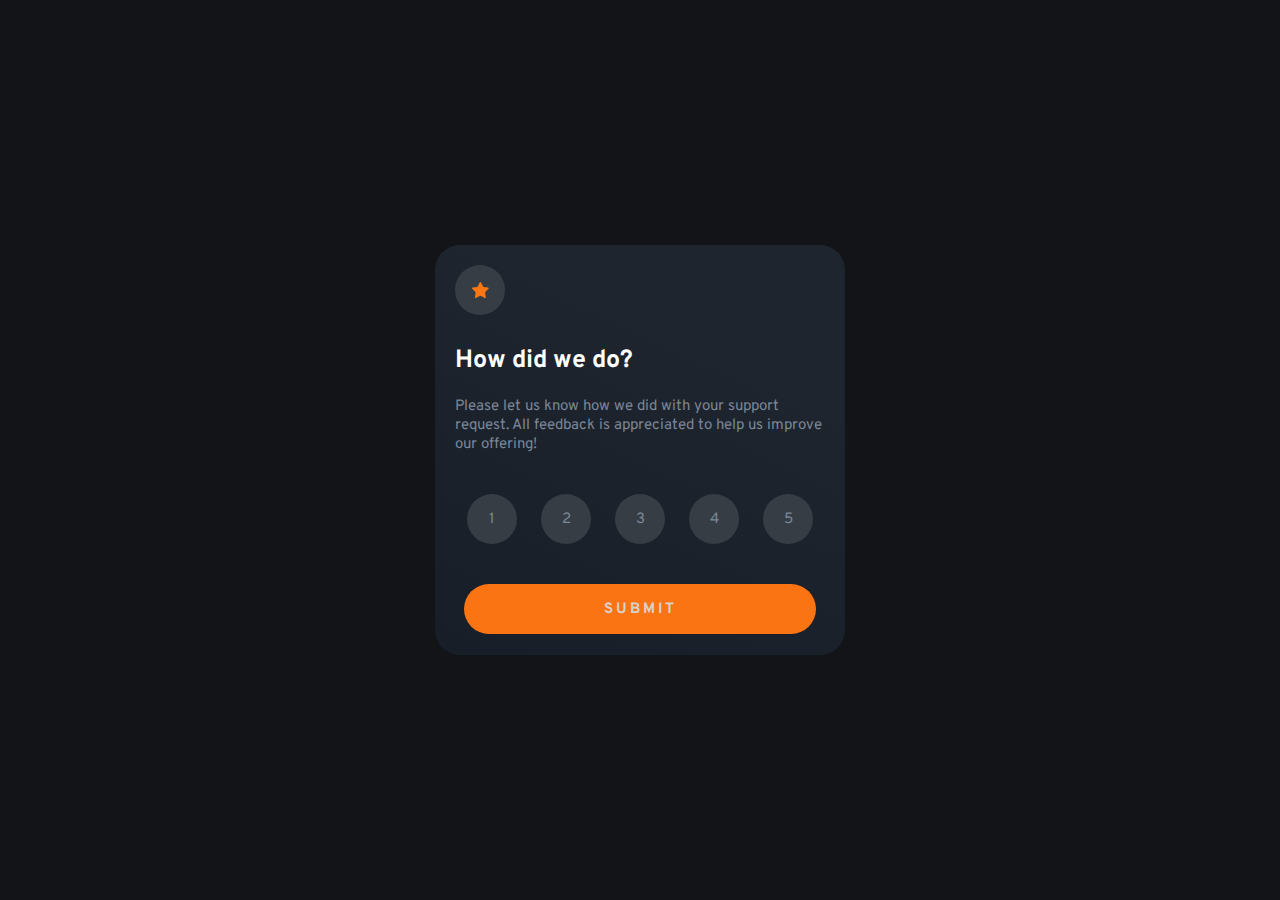
<file: interactive-rating-component-main/index.html>
<!DOCTYPE html>
<html lang="en">
  <head>
    <meta charset="UTF-8" />
    <meta name="viewport" content="width=device-width, initial-scale=1.0" />

    <link
      rel="icon"
      type="image/png"
      sizes="32x32"
      href="./images/favicon-32x32.png"
    />
    <link rel="preconnect" href="https://fonts.googleapis.com" />
    <link rel="preconnect" href="https://fonts.gstatic.com" crossorigin />
    <link
      href="https://fonts.googleapis.com/css2?family=Overpass:wght@400;700&display=swap"
      rel="stylesheet"
    />

    <title>Frontend Mentor | Interactive rating component</title>
    <link rel="stylesheet" href="style.css" />
  </head>
  <body class="body">
    <div class="main">
      <div class="star"><img src="./images/icon-star.svg" alt="" /></div>
      <div class="text">
        <h3>How did we do?</h3>
        <p>
          Please let us know how we did with your support request. All feedback
          is appreciated to help us improve our offering!
        </p>
      </div>
      <div class="circles">
        <div class="circle">1</div>
        <div class="circle">2</div>
        <div class="circle">3</div>
        <div class="circle">4</div>
        <div class="circle">5</div>
      </div>
      <div class="submitButton"><button>Submit</button></div>
    </div>
    <!-- <div class="submitted">
      <div class="image"></div>
      <div>You selected out of 5</div>
      <div>
        <h3>Thank you for your feedback!</h3>
        <p>
          We appreciate you taking the time to give a rating. If you ever need
          more support, don’t hesitate to get in touch!
        </p>
      </div>
    </div> -->

    <!-- <div class="attribution">
      Challenge by
      <a href="https://www.frontendmentor.io?ref=challenge" target="_blank"
        >Frontend Mentor</a
      >. Coded by <a href="#">Your Name Here</a>.
    </div> -->
  </body>
</html>
</file>
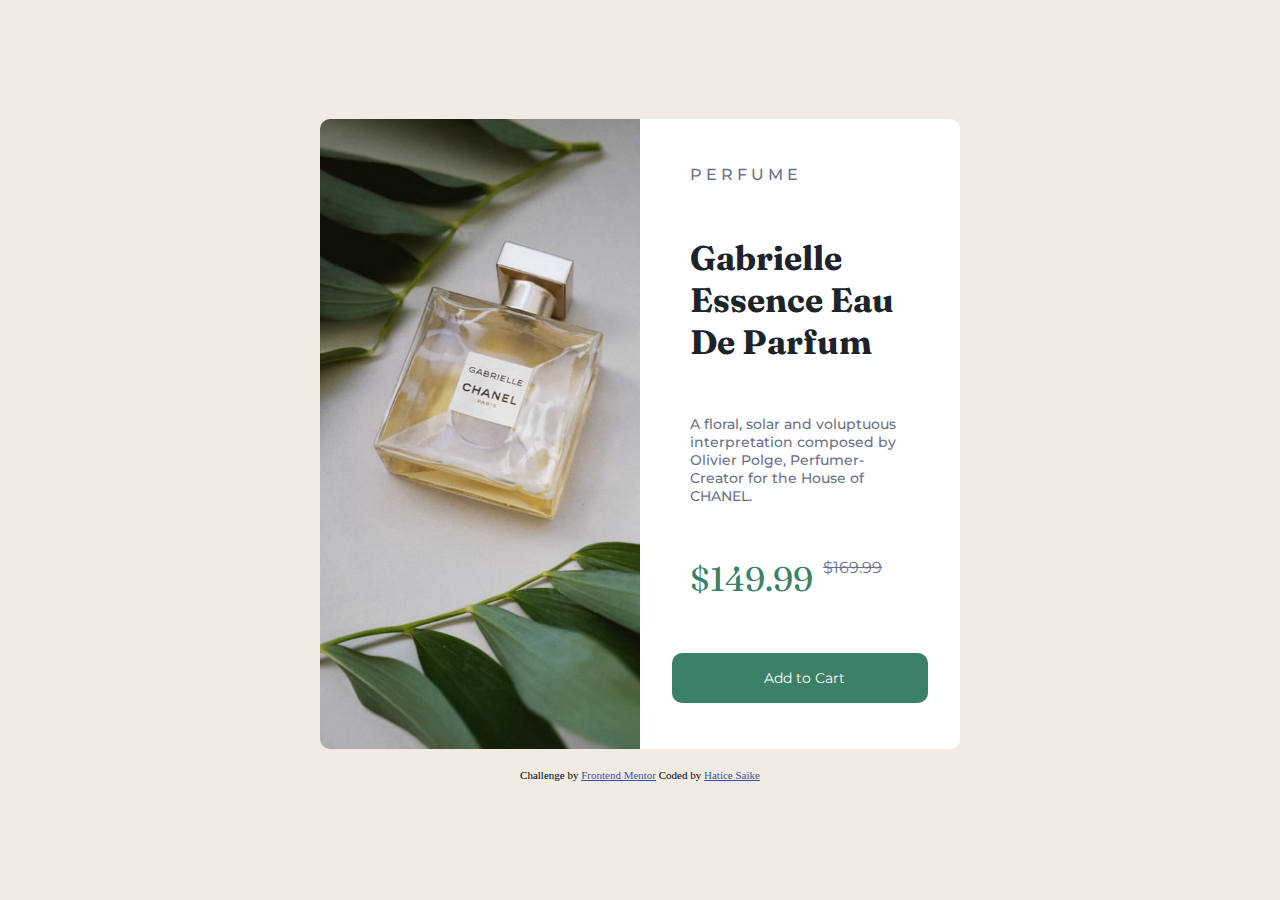
<file: product-preview-card-component-main/index.html>
<!DOCTYPE html>
<html lang="en">
  <head>
    <meta charset="UTF-8" />
    <meta name="viewport" content="width=device-width, initial-scale=1.0" />

    <link
      rel="icon"
      type="image/png"
      sizes="32x32"
      href="./images/favicon-32x32.png"
    />
    <link rel="stylesheet" href="style.css" />
    <link rel="preconnect" href="https://fonts.googleapis.com" />
    <link rel="preconnect" href="https://fonts.gstatic.com" crossorigin />
    <link
      href="https://fonts.googleapis.com/css2?family=Montserrat:wght@500;700&display=swap"
      rel="stylesheet"
    />
    <link rel="preconnect" href="https://fonts.googleapis.com" />
    <link rel="preconnect" href="https://fonts.gstatic.com" crossorigin />
    <link
      href="https://fonts.googleapis.com/css2?family=Fraunces:opsz,wght@9..144,700&display=swap"
      rel="stylesheet"
    />

    <title>Frontend Mentor | Product preview card component</title>

    <style>
      .attribution {
        font-size: 11px;
        text-align: center;
      }
      .attribution a {
        color: hsl(228, 45%, 44%);
      }
    </style>
  </head>
  <body>
    <div class="container">
      <div class="left-side">
        <img src="./images/image-product-desktop.jpg" alt="Product" />
      </div>
      <div class="right-side">
        <div class="item-1">Perfume</div>
        <div class="item-2">Gabrielle Essence Eau De Parfum</div>
        <div class="item-3">
          A floral, solar and voluptuous interpretation composed by Olivier
          Polge, Perfumer-Creator for the House of CHANEL.
        </div>
        <div class="item-4">
          <div class="price">$149.99</div>
          <div class="old-price">$169.99</div>
        </div>
        <div class="button">
          <button>
            <i class="fa-solid fa-cart-shopping icon"></i>Add to Cart
          </button>
        </div>
      </div>
    </div>

    <div class="attribution">
      Challenge by
      <a href="https://www.frontendmentor.io?ref=challenge" target="_blank"
        >Frontend Mentor</a
      >
      Coded by
      <a href="https://www.linkedin.com/in/hatice-saike/">Hatice Saike</a>
    </div>
  </body>
</html>
</file>
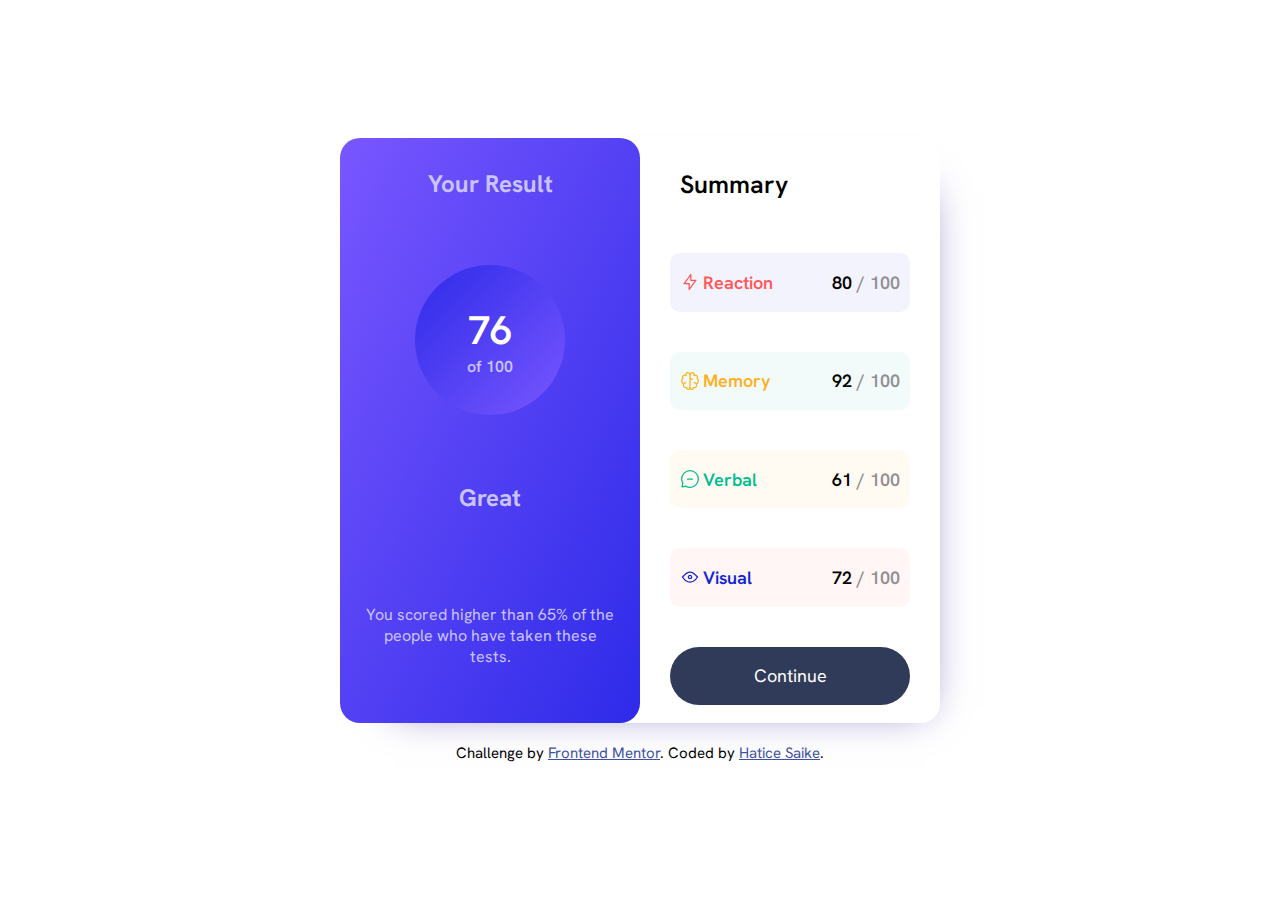
<file: results-summary-component-main/index.html>
<!DOCTYPE html>
<html lang="en">
  <head>
    <meta charset="UTF-8" />
    <meta name="viewport" content="width=device-width, initial-scale=1.0" />

    <link
      rel="icon"
      type="image/png"
      sizes="32x32"
      href="./assets/images/favicon-32x32.png"
    />
    <link rel="stylesheet" href="style.css" />
    <link rel="preconnect" href="https://fonts.googleapis.com" />
    <link rel="preconnect" href="https://fonts.gstatic.com" crossorigin />
    <link
      href="https://fonts.googleapis.com/css2?family=Hanken+Grotesk:wght@500;700;800&display=swap"
      rel="stylesheet"
    />

    <title>Frontend Mentor | Results summary component</title>
  </head>

  <body>
    <div class="container">
      <div class="left-side">
        <h2>Your Result</h2>

        <div class="circle">
          <div class="circle-items">
            <p class="item-1">76</p>
            <p class="item-2">of 100</p>
          </div>
        </div>

        <h2>Great</h2>

        <p class="text-item">
          You scored higher than 65% of the people who have taken these tests.
        </p>
      </div>

      <div class="right-side">
        <div class="right-side-item summary">Summary</div>

        <div class="button">
          <button>Continue</button>
        </div>
      </div>
    </div>

    <footer>
      <div class="attribution">
        Challenge by
        <a href="https://www.frontendmentor.io?ref=challenge" target="_blank"
          >Frontend Mentor</a
        >. Coded by <a href="#">Hatice Saike</a>.
      </div>
    </footer>
  </body>

  <script src="script.js"></script>
</html>
</file>
<file: interactive-rating-component-main/style.css>
*,
*::before,
*::after {
  margin: 0;
  padding: 0;
  box-sizing: border-box;
  border: 0;
}
a,
a:link,
a:visited {
  text-decoration: none;
  outline: none;
  border: none;
}
ul,
li {
  list-style: none;
  margin: 0;
  padding: 0;
}
section,
span,
p {
  margin: 0;
  padding: 0;
  outline: none;
  border: none;
}
/* Global reset */
.body {
  width: 100%;
  height: 100vh;
  display: flex;
  justify-content: center;
  align-items: center;
  background-color: hsl(216, 12%, 8%);
  font-family: "Overpass", sans-serif;
}

.main {
  width: 410px;
  height: 410px;
  display: flex;
  flex-direction: column;
  border-radius: 25px;
  background: rgb(23, 30, 40);
  background: linear-gradient(
    25deg,
    rgba(23, 30, 40, 1) 0%,
    rgba(30, 37, 47, 0.9837184873949579) 71%
  );
  padding: 20px;
  gap: 30px;
  font-size: 15px;
}

.star,
.circle {
  width: 40px;
  height: 40px;
  border-radius: 50%;
  display: flex;
  justify-content: center;
  align-items: center;
  background-color: hsl(212, 11%, 24%);
  padding: 25px;
}
.text {
  display: flex;
  flex-direction: column;
  gap: 20px;
}
.text h3 {
  font-size: 25px;
  color: white;
}
p {
  color: hsl(216, 12%, 54%);
}
.circle {
  color: hsl(216, 12%, 54%);
}
.circles {
  display: flex;
  justify-content: space-around;
  align-items: center;
  margin: 10px 0;
}

.submitButton {
  display: flex;
  justify-content: center;
  align-self: center;
  width: 95%;
  height: 50px;
  border-radius: 25px;
  background-color: hsl(25, 97%, 53%);
  cursor: pointer;
}
button {
  background-color: transparent;
  font-size: 15px;
  color: rgb(216, 210, 206);
  text-transform: uppercase;
  letter-spacing: 3px;
  font-family: "Overpass", sans-serif;
  font-weight: 700;
}

.attribution {
  font-size: 11px;
  text-align: center;
}
.attribution a {
  color: hsl(228, 45%, 44%);
}
</file>
<file: product-preview-card-component-main/style.css>
* {
  padding: 0;
  margin: 0;
  box-sizing: border-box;
}
body {
  display: flex;
  flex-direction: column;
  justify-content: center;
  align-items: center;
  height: 100vh;
  background-color: hsl(30, 38%, 92%);
  gap: 20px;
}
.container {
  display: flex;
  width: 50%;
  height: 70%;
  border-radius: 10px;
}

.left-side {
  flex: 1;
  border-radius: 10px 0px 0px 10px;
}

.right-side {
  display: flex;
  flex: 1;
  flex-direction: column;
  background-color: hsl(0, 0%, 100%);
  justify-content: space-around;
  border-radius: 0px 10px 10px 0px;
}

img {
  width: 100%;
  height: 100%;
  object-fit: cover;
  border-radius: inherit;
}
.item-1 {
  font-family: "Montserrat", sans-serif;
  font-weight: 500;
  text-transform: uppercase;
  letter-spacing: 4px;
  color: hsl(228, 12%, 48%);
  padding: 20px 50px 0px 50px;
}
.item-2 {
  font-weight: 700;
  color: hsl(212, 21%, 14%);
  font-size: 34px;
  font-family: "Fraunces", serif;
  padding: 0px 50px;
}
.item-3 {
  font-family: "Montserrat", sans-serif;
  font-weight: 500;
  font-size: 14px;
  color: hsl(228, 12%, 48%);
  padding: 0px 50px;
}
.item-4 {
  display: flex;
  gap: 10px;
  padding: 0px 50px;
}
.price {
  font-family: "Fraunces", serif;
  font-size: 34px;
  color: hsl(158, 36%, 37%);
}
.old-price {
  font-family: "Montserrat", sans-serif;
  text-decoration: line-through;
  color: hsl(228, 12%, 48%);
}

.button {
  background-color: hsl(158, 36%, 37%);
  width: 80%;
  display: flex;
  justify-content: center;
  align-self: center;

  height: 50px;
  cursor: pointer;
  border-radius: 10px;
  padding: 10px;
  margin-bottom: 20px;
}
.button:hover {
  background-color: hsl(156, 3%, 38%);
}
.icon {
  margin-right: 10px;
}

button {
  width: inherit;
  height: inherit;
  cursor: pointer;
  font-size: 14px;

  font-family: "Montserrat", sans-serif;
  color: white;
  background-color: inherit;
  border: none;

  align-self: center;
  justify-self: center;
}

@media (max-width: 600px) {
  .container {
    display: flex;
    flex-direction: column;
    height: 90%;
    width: 90%;
    border-radius: 10px;
  }

  .left-side {
    height: 40%;

    border-radius: 10px 10px 0px 0px;
  }
  .right-side {
    height: 30%;
    border-radius: 0px 0px 10px 10px;
  }
}
</file>
<file: results-summary-component-main/style.css>
* {
  padding: 0;
  margin: 0;
  box-sizing: border-box;
}

body {
  display: flex;
  flex-direction: column;
  justify-content: center;
  align-items: center;
  height: 100vh;
  font-family: "Hanken Grotesk", sans-serif;
}
.flex {
  display: flex;
}
.padding-right {
  padding-right: 4px;
}

.attribution a {
  color: hsl(228, 45%, 44%);
}
.attribution {
  margin-top: 20px;
  font-size: 15px;
}
.container {
  display: flex;
  height: 65vh;
  width: 600px;
  border-radius: 20px;
  -webkit-box-shadow: 20px 20px 40px -35px rgba(116, 100, 179, 1);
  -moz-box-shadow: 20px 20px 40px -35px rgba(116, 100, 179, 1);
  box-shadow: 20px 20px 40px -35px rgba(116, 100, 179, 1);
}

.left-side {
  display: flex;
  flex: 1;
  flex-direction: column;
  justify-content: space-around;
  align-items: center;
  border-radius: 20px;
  gap: 5px;

  background-image: linear-gradient(
    to bottom right,
    hsl(252, 100%, 67%),
    hsl(241, 81%, 54%)
  );
}
.circle {
  background-image: linear-gradient(
    to bottom right,
    hsl(241, 81%, 54%),
    hsl(252, 100%, 67%)
  );
  border-radius: 50%;
  width: 150px;
  height: 150px;
  margin: 0 40px;
  display: flex;
  flex-direction: column;
  justify-content: center;
  align-items: center;
}
.circle-items {
  display: flex;
  flex-direction: column;
  justify-content: center;
  align-items: center;
}
h2 {
  color: #c9c3ff;
}
p {
  color: #c9c3ff;
}
.item-1 {
  font-size: 40px;
  font-weight: 600;
  color: #ffffff;
}
.item-2 {
  font-weight: 600;
}
.text-item {
  margin: 25px;
  text-align: center;
}

.right-side {
  display: flex;
  flex: 1;
  width: 100%;
  height: 100%;
  flex-direction: column;
  justify-content: space-around;
  align-items: center;
  border-radius: 20px;
  gap: 5px;
  background: hsl(0, 0%, 100%);
}

.right-side-item {
  display: flex;
  justify-content: space-between;
  align-items: center;
  padding: 10px;
  border-radius: 10px;
  width: 80%;
  height: 10%;
  font-size: 18px;
  font-weight: 600;
}
.summary {
  background-color: transparent;
  font-size: 25px;
}
.rs-item {
  display: flex;
  align-items: center;
  gap: 3px;
}

.background-item-1 {
  background-color: #fff6f5;
}

.background-item-2 {
  background-color: #fffbf2;
}

.background-item-3 {
  background-color: #f2fbfa;
}

.background-item-4 {
  background-color: #f3f3fd;
}
.color-hundred {
  color: #918f92;
}
.icon {
  display: flex;
  align-items: center;
}
.button {
  display: flex;
  justify-content: space-between;
  align-items: center;
  padding: 10px;
  border-radius: 30px;
  width: 80%;
  height: 10%;
  background-color: #303b59;
}

button {
  cursor: pointer;

  color: #ffffff;
  font-size: 18px;
  border: none;
  background-color: transparent;
  width: 100%;
  font-family: "Hanken Grotesk", sans-serif;
}
.button:hover {
  cursor: pointer;
  background-image: linear-gradient(
    to bottom right,
    hsl(252, 100%, 67%),
    hsl(241, 81%, 54%)
  );
}

@media screen and (max-width: 720px) {
  .container {
    display: flex;
    flex-direction: column;
    width: 100%;
    height: 100%;
  }
}
</file>
